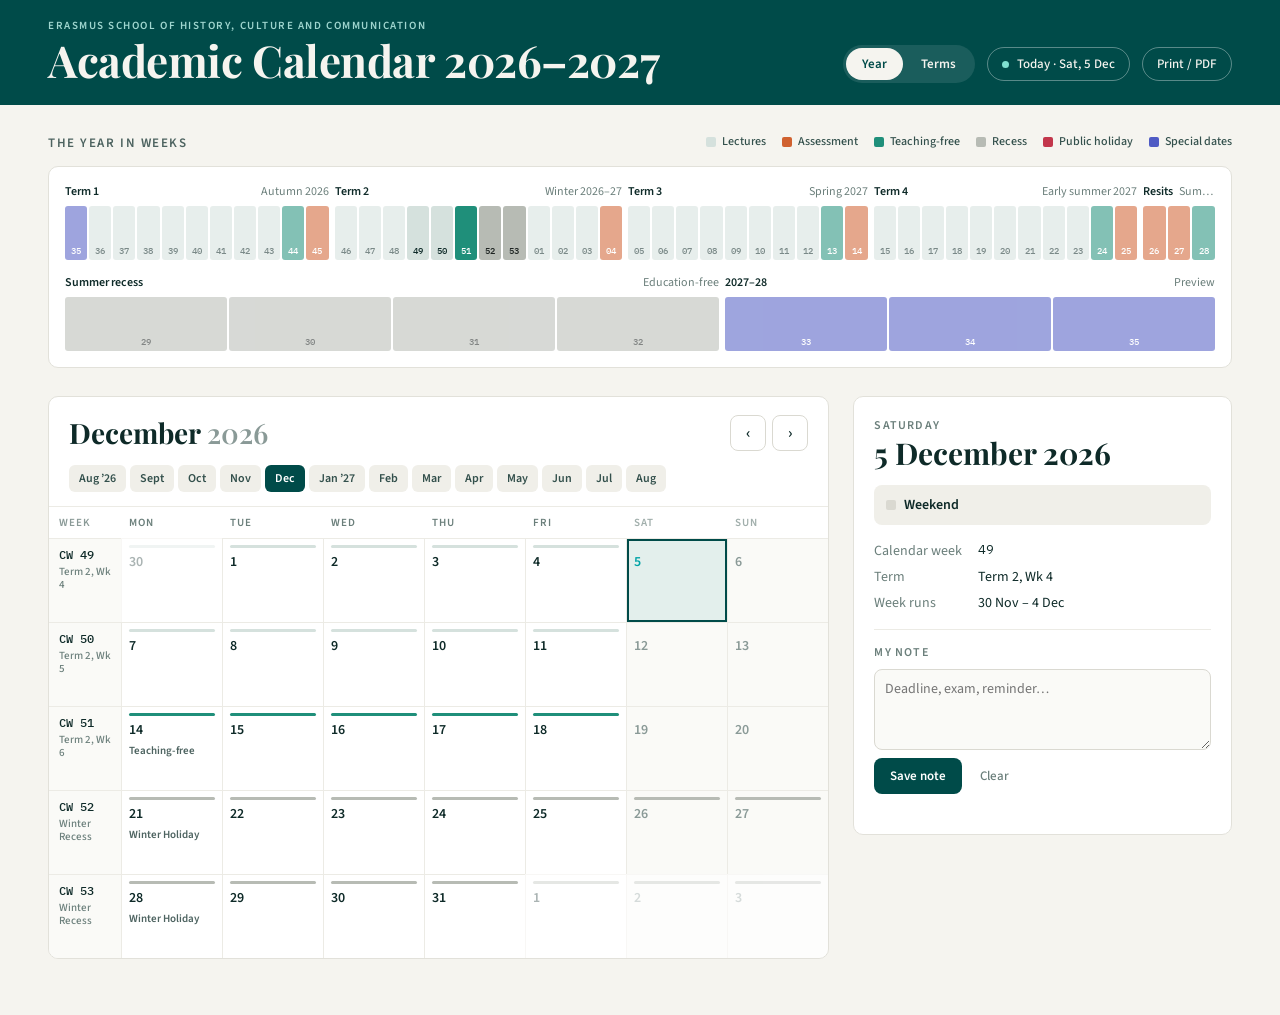
<file: index.html>
<!DOCTYPE html>
<html lang="en">
<head>
<meta charset="utf-8">
<meta name="viewport" content="width=device-width, initial-scale=1">
<title>ESHCC Academic Calendar 2026–2027 | Erasmus University Rotterdam</title>
<link rel="preconnect" href="https://fonts.googleapis.com">
<link rel="preconnect" href="https://fonts.gstatic.com" crossorigin>
<link href="https://fonts.googleapis.com/css2?family=Playfair+Display:wght@600;700&family=Source+Sans+3:wght@400;500;600;700&family=IBM+Plex+Mono:wght@400;500&display=swap" rel="stylesheet">
<link rel="stylesheet" href="styles.css">
</head>
<body>
<div class="page">
  <header class="masthead">
    <div class="masthead-inner">
      <div class="masthead-titles">
        <div class="eyebrow">Erasmus School of History, Culture and Communication</div>
        <h1>Academic Calendar 2026–2027</h1>
      </div>
      <div class="masthead-actions no-print">
        <div class="tabs" role="tablist" aria-label="View">
          <button type="button" role="tab" data-action="view" data-view="year">Year</button>
          <button type="button" role="tab" data-action="view" data-view="terms">Terms</button>
        </div>
        <button type="button" class="pill-btn" data-action="today"><span class="today-dot"></span><span id="today-label"></span></button>
        <button type="button" class="pill-btn" data-action="print">Print / PDF</button>
      </div>
    </div>
  </header>

  <main class="main">
    <section class="stack-14">
      <div class="section-head">
        <h2 class="kicker">The year in weeks</h2>
        <div class="legend" id="legend"></div>
      </div>
      <div class="card strip" id="strip"></div>
    </section>

    <section class="year-layout" id="year-view"></section>
    <section class="stack-14" id="terms-view" hidden></section>
  </main>
</div>
<script src="calendar-data.js"></script>
<script src="app.js"></script>
</body>
</html>
</file>
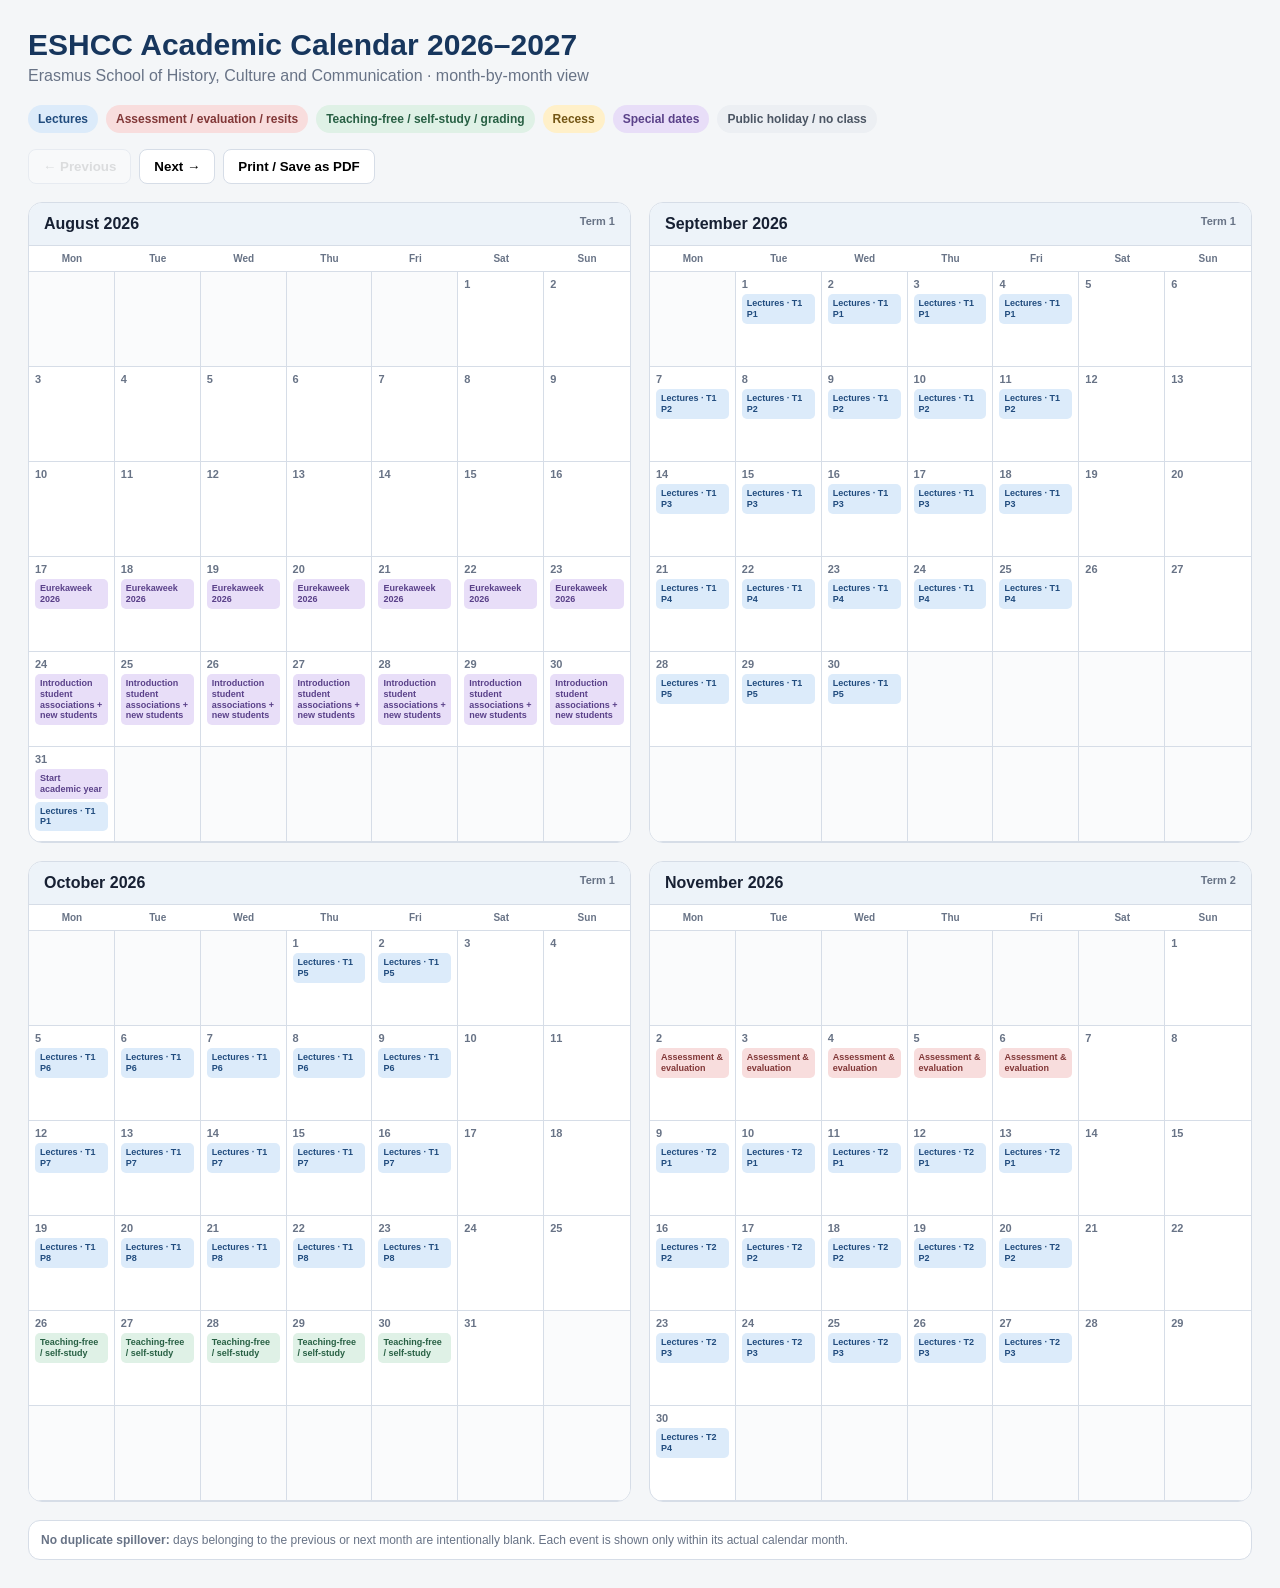
<file: ESHCC_Academic_Calendar_2026-2027.html>
<!doctype html>
<html lang="en">
<head>
<meta charset="utf-8">
<meta name="viewport" content="width=device-width,initial-scale=1">
<title>ESHCC Academic Calendar 2026–2027</title>
<style>
*{box-sizing:border-box}body{margin:0;background:#f4f6f8;color:#172033;font-family:Arial,Helvetica,sans-serif}
.wrap{max-width:1450px;margin:auto;padding:28px}h1{margin:0 0 5px;font-size:30px;color:#17365d}
.sub{color:#687386;margin-bottom:20px}.legend{display:flex;gap:8px;flex-wrap:wrap;margin-bottom:16px}
.legend span{padding:7px 10px;border-radius:20px;font-size:12px;font-weight:bold}
.controls{display:flex;gap:8px;margin-bottom:18px}button{background:#fff;border:1px solid #d6dde7;border-radius:8px;padding:9px 14px;font-weight:bold;cursor:pointer}
button:disabled{opacity:.4}.months{display:grid;grid-template-columns:1fr 1fr;gap:18px}
.month{background:#fff;border:1px solid #d6dde7;border-radius:14px;overflow:hidden}
.head{padding:12px 15px;background:#edf3f9;border-bottom:1px solid #d6dde7;display:flex;justify-content:space-between}
.monthname{font-weight:bold;font-size:16px}.term{font-size:11px;color:#687386;font-weight:bold}
.weekdays,.days{display:grid;grid-template-columns:repeat(7,1fr)}.weekday{text-align:center;font-size:10px;font-weight:bold;color:#687386;padding:7px;border-bottom:1px solid #d6dde7}
.day{min-height:95px;padding:6px;border-right:1px solid #d6dde7;border-bottom:1px solid #d6dde7;overflow:hidden}
.day:nth-child(7n){border-right:0}.outside{background:#fafbfc}.outside>*{visibility:hidden}
.num{font-size:11px;font-weight:bold;color:#687386;margin-bottom:4px}.event{font-size:9px;line-height:1.2;font-weight:bold;border-radius:5px;padding:4px 5px;margin:3px 0}
.note{margin-top:18px;background:#fff;border:1px solid #d6dde7;border-radius:12px;padding:12px;color:#687386;font-size:12px}
@media(max-width:850px){.months{grid-template-columns:1fr}.wrap{padding:14px}}
@media print{body{background:#fff}.wrap{max-width:none;padding:8mm}.controls{display:none}.months{grid-template-columns:1fr 1fr;gap:5mm}.day{min-height:23mm}@page{size:A4 landscape;margin:8mm}}
</style>
</head>
<body>
<div class="wrap">
<h1>ESHCC Academic Calendar 2026–2027</h1>
<div class="sub">Erasmus School of History, Culture and Communication · month-by-month view</div>
<div id="legend" class="legend"></div>
<div class="controls"><button id="prev">← Previous</button><button id="next">Next →</button><button id="print">Print / Save as PDF</button></div>
<div id="months" class="months"></div>
<div class="note"><b>No duplicate spillover:</b> days belonging to the previous or next month are intentionally blank. Each event is shown only within its actual calendar month.</div>
</div>
<script>
const EVENTS=[["2026-08-17", "2026-08-23", "Eurekaweek 2026", "special"], ["2026-08-24", "2026-08-30", "Introduction student associations + new students", "special"], ["2026-08-31", "2026-08-31", "Start academic year", "special"], ["2026-08-31", "2026-09-04", "Lectures · T1 P1", "lecture"], ["2026-09-07", "2026-09-11", "Lectures · T1 P2", "lecture"], ["2026-09-14", "2026-09-18", "Lectures · T1 P3", "lecture"], ["2026-09-21", "2026-09-25", "Lectures · T1 P4", "lecture"], ["2026-09-28", "2026-10-02", "Lectures · T1 P5", "lecture"], ["2026-10-05", "2026-10-09", "Lectures · T1 P6", "lecture"], ["2026-10-12", "2026-10-16", "Lectures · T1 P7", "lecture"], ["2026-10-19", "2026-10-23", "Lectures · T1 P8", "lecture"], ["2026-10-26", "2026-10-30", "Teaching-free / self-study", "free"], ["2026-11-02", "2026-11-06", "Assessment & evaluation", "assessment"], ["2026-11-09", "2026-11-13", "Lectures · T2 P1", "lecture"], ["2026-11-16", "2026-11-20", "Lectures · T2 P2", "lecture"], ["2026-11-23", "2026-11-27", "Lectures · T2 P3", "lecture"], ["2026-11-30", "2026-12-04", "Lectures · T2 P4", "lecture"], ["2026-12-07", "2026-12-11", "Lectures · T2 P5", "lecture"], ["2026-12-14", "2026-12-18", "Teaching-free / self-study", "free"], ["2026-12-21", "2027-01-03", "Winter recess", "recess"], ["2027-01-04", "2027-01-08", "Lectures · T2 P7", "lecture"], ["2027-01-11", "2027-01-15", "Lectures · T2 P8", "lecture"], ["2027-01-18", "2027-01-22", "Lectures · T2 P9", "lecture"], ["2027-01-25", "2027-01-29", "Assessment & evaluation", "assessment"], ["2027-02-01", "2027-02-05", "Lectures · T3 P1", "lecture"], ["2027-02-08", "2027-02-12", "Lectures · T3 P2", "lecture"], ["2027-02-15", "2027-02-19", "Lectures · T3 P3", "lecture"], ["2027-02-22", "2027-02-26", "Lectures · T3 P4", "lecture"], ["2027-03-01", "2027-03-05", "Lectures · T3 P5", "lecture"], ["2027-03-08", "2027-03-12", "Lectures · T3 P6", "lecture"], ["2027-03-15", "2027-03-19", "Lectures · T3 P7", "lecture"], ["2027-03-22", "2027-03-26", "Lectures · T3 P8 · Fri no class", "lecture"], ["2027-03-29", "2027-04-02", "Teaching-free / self-study", "free"], ["2027-04-05", "2027-04-09", "Assessment & evaluation + exchange resits", "assessment"], ["2027-04-12", "2027-04-16", "Lectures · T4 P1", "lecture"], ["2027-04-19", "2027-04-23", "Lectures · T4 P2", "lecture"], ["2027-04-26", "2027-04-30", "Lectures · T4 P3 · Tue no class", "lecture"], ["2027-05-03", "2027-05-07", "Lectures · T4 P4 · Wed/Thu no class", "lecture"], ["2027-05-10", "2027-05-14", "Lectures · T4 P5", "lecture"], ["2027-05-17", "2027-05-21", "Lectures · T4 P6 · Mon no class", "lecture"], ["2027-05-24", "2027-05-28", "Lectures · T4 P7", "lecture"], ["2027-05-31", "2027-06-04", "Lectures · T4 P8", "lecture"], ["2027-06-07", "2027-06-11", "Lectures · T4 P9", "lecture"], ["2027-06-14", "2027-06-18", "Teaching-free / self-study", "free"], ["2027-06-21", "2027-06-25", "Assessment & evaluation", "assessment"], ["2027-06-28", "2027-07-02", "Resit BA1 priority + BA2/3", "assessment"], ["2027-07-05", "2027-07-09", "Resit minors + BA2/3 + BA1 T4", "assessment"], ["2027-07-12", "2027-07-16", "Teaching-free / grading", "free"], ["2027-07-19", "2027-08-15", "Summer recess", "recess"], ["2027-08-16", "2027-08-20", "Eurekaweek 2027", "special"], ["2027-08-23", "2027-08-29", "Introduction new students", "special"], ["2027-08-30", "2027-08-30", "Start academic year 2027–28", "special"], ["2027-03-26", "2027-03-26", "Good Friday", "holiday"], ["2027-03-29", "2027-03-29", "Easter Monday", "holiday"], ["2027-04-27", "2027-04-27", "Kings Day", "holiday"], ["2027-05-05", "2027-05-05", "Liberation Day", "holiday"], ["2027-05-06", "2027-05-06", "Ascension Day", "holiday"], ["2027-05-17", "2027-05-17", "Whit Monday", "holiday"]];
const MONTHS=[[2026, 8, "Term 1"], [2026, 9, "Term 1"], [2026, 10, "Term 1"], [2026, 11, "Term 2"], [2026, 12, "Term 2"], [2027, 1, "Term 2"], [2027, 2, "Term 3"], [2027, 3, "Term 3"], [2027, 4, "Term 4"], [2027, 5, "Term 4"], [2027, 6, "Term 4"], [2027, 7, "Resit period"], [2027, 8, "Education free period"]];
const TERMS={"2026,8": "Term 1", "2026,9": "Term 1", "2026,10": "Term 1", "2026,11": "Term 2", "2026,12": "Term 2", "2027,1": "Term 2", "2027,2": "Term 3", "2027,3": "Term 3", "2027,4": "Term 4", "2027,5": "Term 4", "2027,6": "Term 4", "2027,7": "Resit period", "2027,8": "Education free period"};
const COLORS={
lecture:["#DCEBFA","#214C7E","Lectures"],
assessment:["#F8DDDD","#813737","Assessment / evaluation / resits"],
free:["#DFF1E6","#286044","Teaching-free / self-study / grading"],
recess:["#FFF0C9","#735615","Recess"],
special:["#E8DEF8","#5A4189","Special dates"],
holiday:["#ECEFF3","#4B5563","Public holiday / no class"]
};
let page=0, perPage=4;
function date(s){let a=s.split("-").map(Number);return new Date(Date.UTC(a[0],a[1]-1,a[2]));}
function render(){
 const root=document.getElementById("months");root.innerHTML="";
 MONTHS.slice(page*perPage,page*perPage+perPage).forEach(function(m){
  const y=m[0],mo=m[1],term=m[2],first=new Date(Date.UTC(y,mo-1,1));
  let start=new Date(first);start.setUTCDate(1-((first.getUTCDay()+6)%7));
  const sec=document.createElement("section");sec.className="month";
  sec.innerHTML='<div class="head"><span class="monthname">'+first.toLocaleDateString("en-GB",{month:"long",year:"numeric",timeZone:"UTC"})+'</span><span class="term">'+term+'</span></div><div class="weekdays">'+["Mon","Tue","Wed","Thu","Fri","Sat","Sun"].map(x=>'<div class="weekday">'+x+'</div>').join("")+'</div><div class="days"></div>';
  const days=sec.querySelector(".days");
  for(let i=0;i<42;i++){
   let cur=new Date(start);cur.setUTCDate(start.getUTCDate()+i);
   const cell=document.createElement("div");cell.className="day";
   if(cur.getUTCMonth()!==mo-1){cell.classList.add("outside");cell.innerHTML="<div class='num'>"+cur.getUTCDate()+"</div>";days.appendChild(cell);continue;}
   cell.innerHTML="<div class='num'>"+cur.getUTCDate()+"</div>";
   EVENTS.filter(e=>date(e[0])<=cur&&date(e[1])>=cur).slice(0,3).forEach(function(e){
    const ev=document.createElement("div");ev.className="event";ev.textContent=e[2];ev.style.background=COLORS[e[3]][0];ev.style.color=COLORS[e[3]][1];cell.appendChild(ev);
   });
   days.appendChild(cell);
  }
  root.appendChild(sec);
 });
 document.getElementById("prev").disabled=page===0;
 document.getElementById("next").disabled=(page+1)*perPage>=MONTHS.length;
}
Object.keys(COLORS).forEach(function(k){let s=document.createElement("span");s.textContent=COLORS[k][2];s.style.background=COLORS[k][0];s.style.color=COLORS[k][1];document.getElementById("legend").appendChild(s)});
document.getElementById("prev").onclick=function(){if(page>0){page--;render()}};
document.getElementById("next").onclick=function(){if((page+1)*perPage<MONTHS.length){page++;render()}};
document.getElementById("print").onclick=function(){window.print()};
render();
</script>
</body>
</html>
</file>
<file: styles.css>
:root {
  --bg: #F5F4EF;
  --ink: #0E2A28;
  --brand: #004B49;
  --brand-hover: #00A3A6;
  --mint: #9FD6CF;
  --today-dot: #7FE0D0;
  --card: #FFFFFF;
  --line: #E2E1DA;
  --line-soft: #ECEBE5;
  --line-faint: #F0EFE9;
  --control-line: #DAD9D1;
  --subtle-bg: #FAFAF7;
  --muted-1: #33504C;
  --muted-2: #4D6360;
  --muted-3: #6B7F7B;
  --muted-4: #8A9A97;
  --muted-5: #A0AEAB;
  --sel-bg: #E3EFEC;
  --holiday-ink: #A62A3D;
  --special-ink: #3D47A8;
  --ok: #2E7D5B;
  --note-dot: #D0612F;
  --sans: 'Source Sans 3', system-ui, sans-serif;
  --serif: 'Playfair Display', serif;
  --mono: 'IBM Plex Mono', monospace;
  --gutter: clamp(16px, 4vw, 48px);
}

* { box-sizing: border-box; }
body { margin: 0; background: var(--bg); color: var(--ink); font-family: var(--sans); -webkit-font-smoothing: antialiased; }
a { color: var(--brand); }
a:hover { color: var(--brand-hover); }
button { font-family: var(--sans); }
button:focus-visible { outline: 2px solid var(--brand-hover); outline-offset: 2px; }
textarea:focus { outline: 2px solid var(--brand); outline-offset: 1px; }
[hidden] { display: none !important; }

.page { min-height: 100vh; display: flex; flex-direction: column; }

/* Masthead */
.masthead { background: var(--brand); color: var(--bg); padding: 20px var(--gutter) 22px; }
.masthead-inner { max-width: 1280px; margin: 0 auto; display: flex; flex-wrap: wrap; align-items: flex-end; justify-content: space-between; gap: 16px 32px; }
.masthead-titles { display: flex; flex-direction: column; gap: 6px; }
.eyebrow { font: 600 11px/1 var(--sans); letter-spacing: .14em; text-transform: uppercase; color: var(--mint); }
.masthead h1 { margin: 0; font: 700 clamp(28px, 4vw, 44px)/1.05 var(--serif); letter-spacing: -.01em; }
.masthead-actions { display: flex; align-items: center; gap: 12px; flex-wrap: wrap; }
.tabs { display: flex; background: rgba(255,255,255,.1); border-radius: 999px; padding: 3px; gap: 2px; }
.tabs button { border: 0; cursor: pointer; padding: 7px 16px; border-radius: 999px; font: 600 13px var(--sans); background: transparent; color: var(--bg); }
.tabs button[aria-selected="true"] { background: var(--bg); color: var(--brand); }
.pill-btn { border: 1px solid rgba(255,255,255,.35); background: transparent; color: var(--bg); cursor: pointer; padding: 7px 14px; border-radius: 999px; font: 500 13px var(--sans); display: flex; gap: 8px; align-items: center; }
.today-dot { width: 7px; height: 7px; border-radius: 50%; background: var(--today-dot); }

/* Layout */
.main { flex: 1; width: 100%; max-width: 1280px; margin: 0 auto; padding: 28px var(--gutter) 56px; display: flex; flex-direction: column; gap: 28px; }
.stack-14 { display: flex; flex-direction: column; gap: 14px; }
.section-head { display: flex; justify-content: space-between; align-items: baseline; flex-wrap: wrap; gap: 8px 20px; }
.kicker { margin: 0; font: 600 13px var(--sans); letter-spacing: .12em; text-transform: uppercase; color: var(--muted-2); }
.card { background: var(--card); border: 1px solid var(--line); border-radius: 10px; }
.swatch { width: 10px; height: 10px; border-radius: 2px; flex: none; }

/* Legend */
.legend { display: flex; flex-wrap: wrap; gap: 6px 16px; }
.legend-item { display: flex; align-items: center; gap: 6px; font: 500 12px var(--sans); color: var(--muted-1); }

/* Year strip */
.strip { display: flex; flex-wrap: wrap; gap: 14px 6px; padding: 16px; }
.strip-group { display: flex; flex-direction: column; gap: 6px; min-width: 0; }
.strip-head { display: flex; justify-content: space-between; gap: 6px; font: 600 12px var(--sans); color: var(--ink); white-space: nowrap; overflow: hidden; }
.strip-head .sub { font-weight: 400; color: var(--muted-3); overflow: hidden; text-overflow: ellipsis; }
.weeks { display: flex; gap: 2px; }
.wk { flex: 1; min-width: 0; height: 54px; padding: 0; border: 0; border-radius: 3px; cursor: pointer; position: relative; }
.wk-num { position: absolute; left: 0; right: 0; bottom: 4px; font: 500 9px var(--mono); text-align: center; }
.wk.small { height: 28px; font: 500 9px var(--mono); }

/* Year view: month grid + day panel */
.year-layout { display: grid; grid-template-columns: repeat(auto-fit, minmax(min(100%, 340px), 1fr)); gap: 24px; align-items: start; }
.month-card { grid-column: 1 / -1; min-width: 0; overflow: hidden; }
/* Wide enough for three 340px tracks: month takes two, the day panel one. */
@media (min-width: 1164px) { .month-card { grid-column: span 2; } }
.month-head { display: flex; align-items: center; justify-content: space-between; gap: 12px; padding: 18px 20px 14px; }
.month-head h3 { margin: 0; font: 700 28px/1 var(--serif); }
.month-head h3 span { font-weight: 600; color: var(--muted-4); }
.nav-btns { display: flex; gap: 6px; }
.nav-btn { width: 36px; height: 36px; border-radius: 8px; border: 1px solid var(--control-line); background: var(--card); cursor: pointer; font: 600 16px var(--sans); color: var(--ink); }
.nav-btn:disabled { opacity: .4; cursor: default; }
.chips { display: flex; gap: 4px; overflow-x: auto; padding: 0 20px 14px; }
.chip { flex: none; border: 0; cursor: pointer; padding: 5px 10px; border-radius: 6px; font: 600 12px var(--sans); background: var(--line-faint); color: var(--muted-1); }
.chip[aria-current="true"] { background: var(--brand); color: #FFFFFF; }
.grid-scroll { overflow-x: auto; }
.mgrid { min-width: 560px; display: grid; grid-template-columns: 72px repeat(7, minmax(0, 1fr)); border-top: 1px solid var(--line-soft); }
.mgrid-h { padding: 8px; font: 600 11px var(--sans); letter-spacing: .08em; text-transform: uppercase; color: var(--muted-3); }
.mgrid-h.first { padding: 8px 10px; color: var(--muted-4); }
.mgrid-h.wkend { color: var(--muted-5); }
.cw-cell { border-top: 1px solid var(--line-soft); padding: 8px 10px; display: flex; flex-direction: column; gap: 3px; background: var(--subtle-bg); }
.cw-cell .cw { font: 500 12px var(--mono); color: var(--ink); }
.cw-cell .tw { font: 500 11px/1.2 var(--sans); color: var(--muted-3); }
.day { border: 0; border-top: 1px solid var(--line-soft); border-left: 1px solid var(--line-soft); min-height: 84px; padding: 6px 7px; text-align: left; cursor: pointer; background: var(--card); display: flex; flex-direction: column; gap: 4px; position: relative; color: inherit; }
.day.wkend { background: var(--subtle-bg); }
.day.out { opacity: .35; }
.day.sel { background: var(--sel-bg); box-shadow: inset 0 0 0 2px var(--brand); }
.day-bar { height: 3px; align-self: stretch; border-radius: 2px; }
.day-top { display: flex; justify-content: space-between; align-items: center; }
.day-num { font: 600 14px var(--sans); color: var(--ink); }
.day.wkend .day-num { color: var(--muted-4); }
.day.today .day-num { color: var(--brand-hover); }
.note-dot { width: 6px; height: 6px; border-radius: 50%; background: var(--note-dot); }
.day-label { font: 600 11px/1.2 var(--sans); color: var(--muted-2); }
.day-label.holiday { color: var(--holiday-ink); }
.day-label.special { color: var(--special-ink); }

/* Day panel */
.panel { padding: 20px; display: flex; flex-direction: column; gap: 16px; position: sticky; top: 16px; }
.panel-date { display: flex; flex-direction: column; gap: 4px; }
.panel-date .wd { font: 600 12px var(--sans); letter-spacing: .1em; text-transform: uppercase; color: var(--muted-3); }
.panel-date .dt { font: 700 30px/1.05 var(--serif); }
.activity { display: flex; align-items: center; gap: 8px; padding: 10px 12px; border-radius: 8px; font: 600 14px var(--sans); }
.panel-holiday { font: 600 14px var(--sans); color: var(--holiday-ink); }
.facts { margin: 0; display: grid; grid-template-columns: auto 1fr; gap: 6px 16px; font: 400 14px var(--sans); }
.facts dt { color: var(--muted-3); }
.facts dd { margin: 0; }
.facts dd.mono { font-family: var(--mono); font-size: 13px; }
.panel-notes { font: 400 13px/1.4 var(--sans); color: var(--holiday-ink); }
.note-box { border-top: 1px solid var(--line-soft); padding-top: 14px; display: flex; flex-direction: column; gap: 8px; }
.note-box label { font: 600 12px var(--sans); letter-spacing: .1em; text-transform: uppercase; color: var(--muted-3); }
.note-box textarea { resize: vertical; border: 1px solid var(--control-line); border-radius: 8px; padding: 10px; font: 400 14px/1.4 var(--sans); color: var(--ink); background: var(--subtle-bg); }
.note-actions { display: flex; align-items: center; gap: 8px; flex-wrap: wrap; }
.btn-primary { border: 0; cursor: pointer; padding: 9px 16px; border-radius: 8px; background: var(--brand); color: #FFFFFF; font: 600 13px var(--sans); }
.btn-ghost { border: 0; cursor: pointer; padding: 9px 10px; border-radius: 8px; background: transparent; color: var(--muted-3); font: 500 13px var(--sans); }
.saved-msg { font: 400 12px var(--sans); color: var(--ok); min-height: 1em; }

/* Terms view */
.term-card { padding: 20px; display: grid; grid-template-columns: repeat(auto-fit, minmax(min(100%, 260px), 1fr)); gap: 16px 32px; }
.term-meta { display: flex; flex-direction: column; gap: 6px; }
.term-meta h3 { margin: 0; font: 700 26px/1.05 var(--serif); }
.term-meta .range { font: 500 14px var(--sans); color: var(--muted-2); }
.term-meta .cws { font: 500 12px var(--mono); color: var(--muted-4); }
.term-body { grid-column: 1 / -1; display: flex; flex-direction: column; gap: 10px; min-width: 0; }
/* Matches the design's span-2 once the card is wide enough for three 260px tracks. */
@media (min-width: 965px) { .term-body { grid-column: span 2; } }
.marks { margin: 0; padding: 0; list-style: none; display: flex; flex-direction: column; }
.marks li { display: grid; grid-template-columns: 14px 120px 1fr; gap: 10px; align-items: baseline; padding: 7px 0; border-top: 1px solid var(--line-faint); font: 400 14px/1.35 var(--sans); }
.marks .date { font: 500 12px var(--mono); color: var(--muted-2); }

/* Print / Save as PDF */
@media print {
  @page { size: A4 landscape; margin: 10mm; }
  * { -webkit-print-color-adjust: exact; print-color-adjust: exact; }
  body { background: #FFFFFF; }
  .no-print, .nav-btns, .chips, .panel { display: none !important; }
  .masthead { padding: 0 0 12px; background: #FFFFFF; color: var(--ink); border-bottom: 2px solid var(--brand); }
  .eyebrow { color: var(--brand); }
  .main { max-width: none; padding: 12px 0 0; gap: 16px; }
  .year-layout { display: block; }
  .wk { opacity: 1 !important; }
  .grid-scroll { overflow: visible; }
  .mgrid { min-width: 0; }
  .masthead h1 { font-size: 28px; }
  .wk { height: 36px; }
  .month-head { padding: 10px 14px 8px; }
  .month-head h3 { font-size: 22px; }
  .day { min-height: 38px; padding: 4px 6px; gap: 2px; }
  .cw-cell { padding: 4px 8px; }
  .strip, .term-card { break-inside: avoid; }
}
</file>
